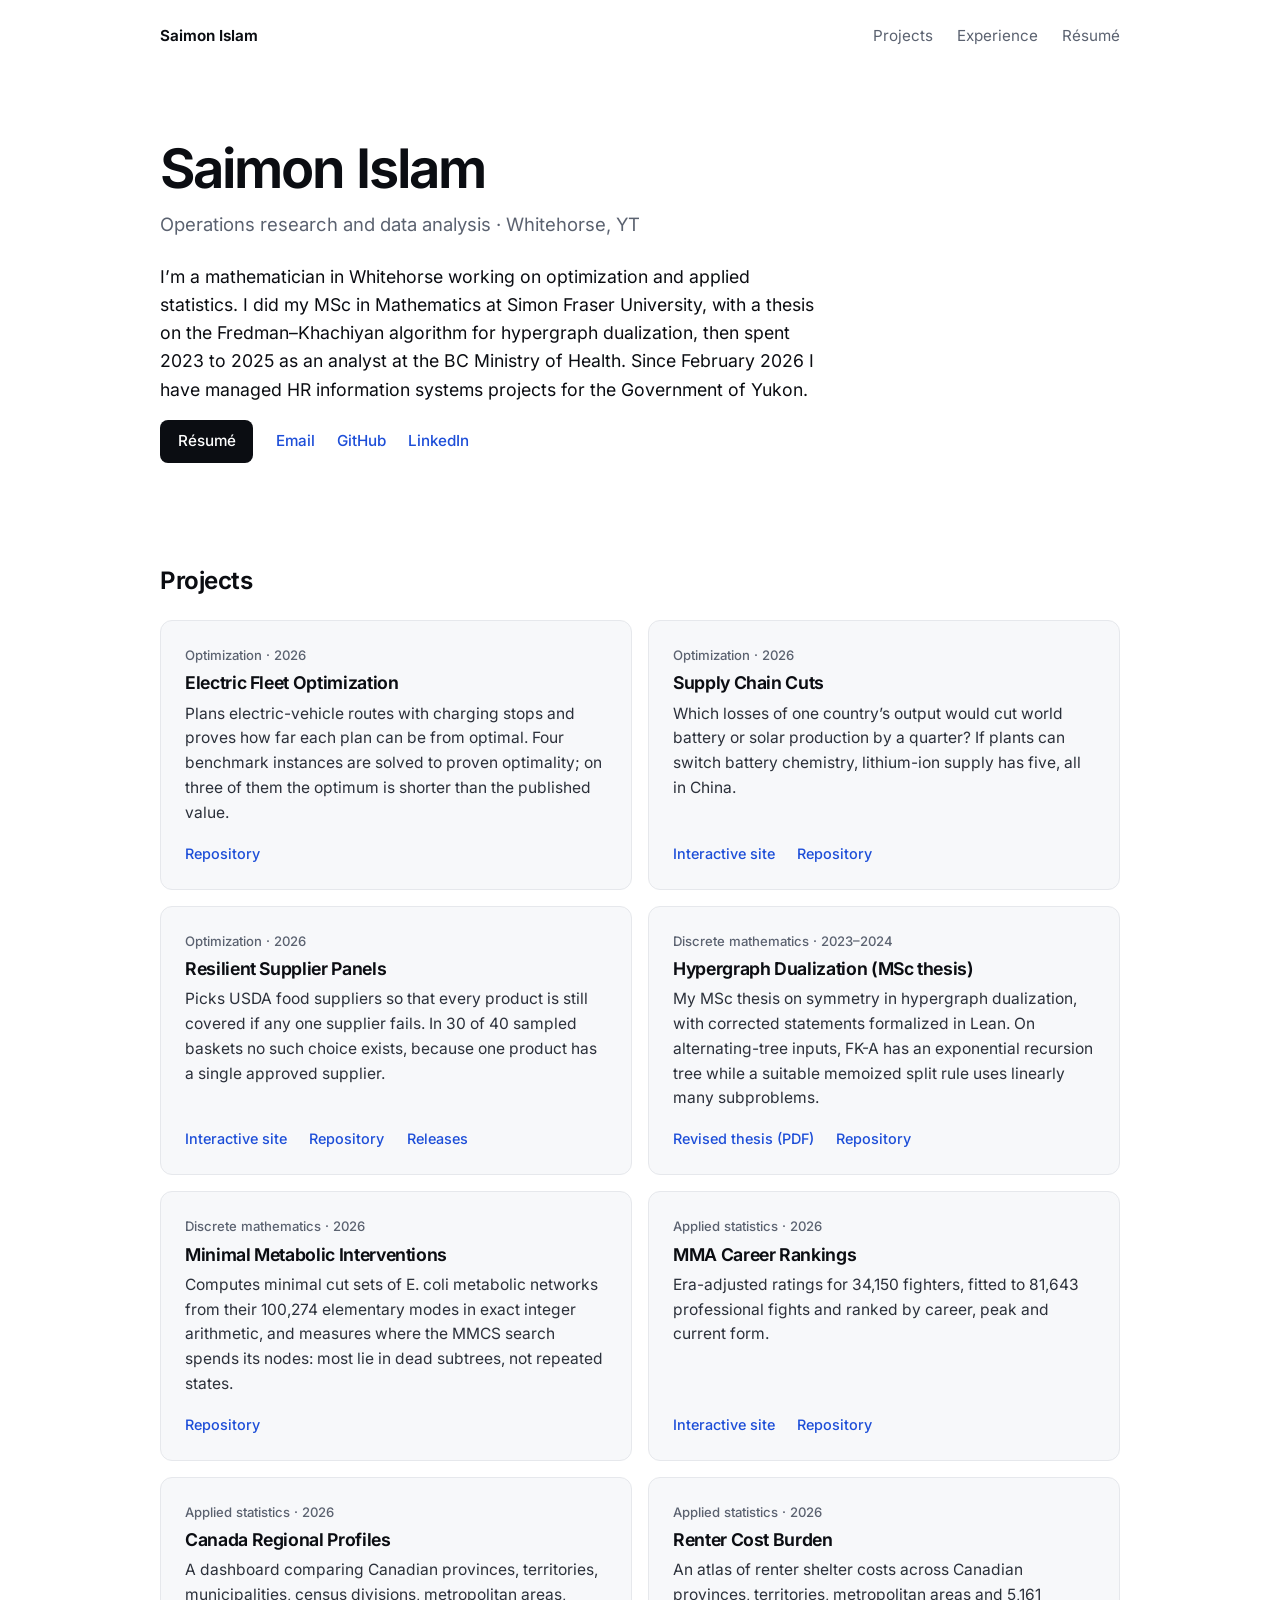
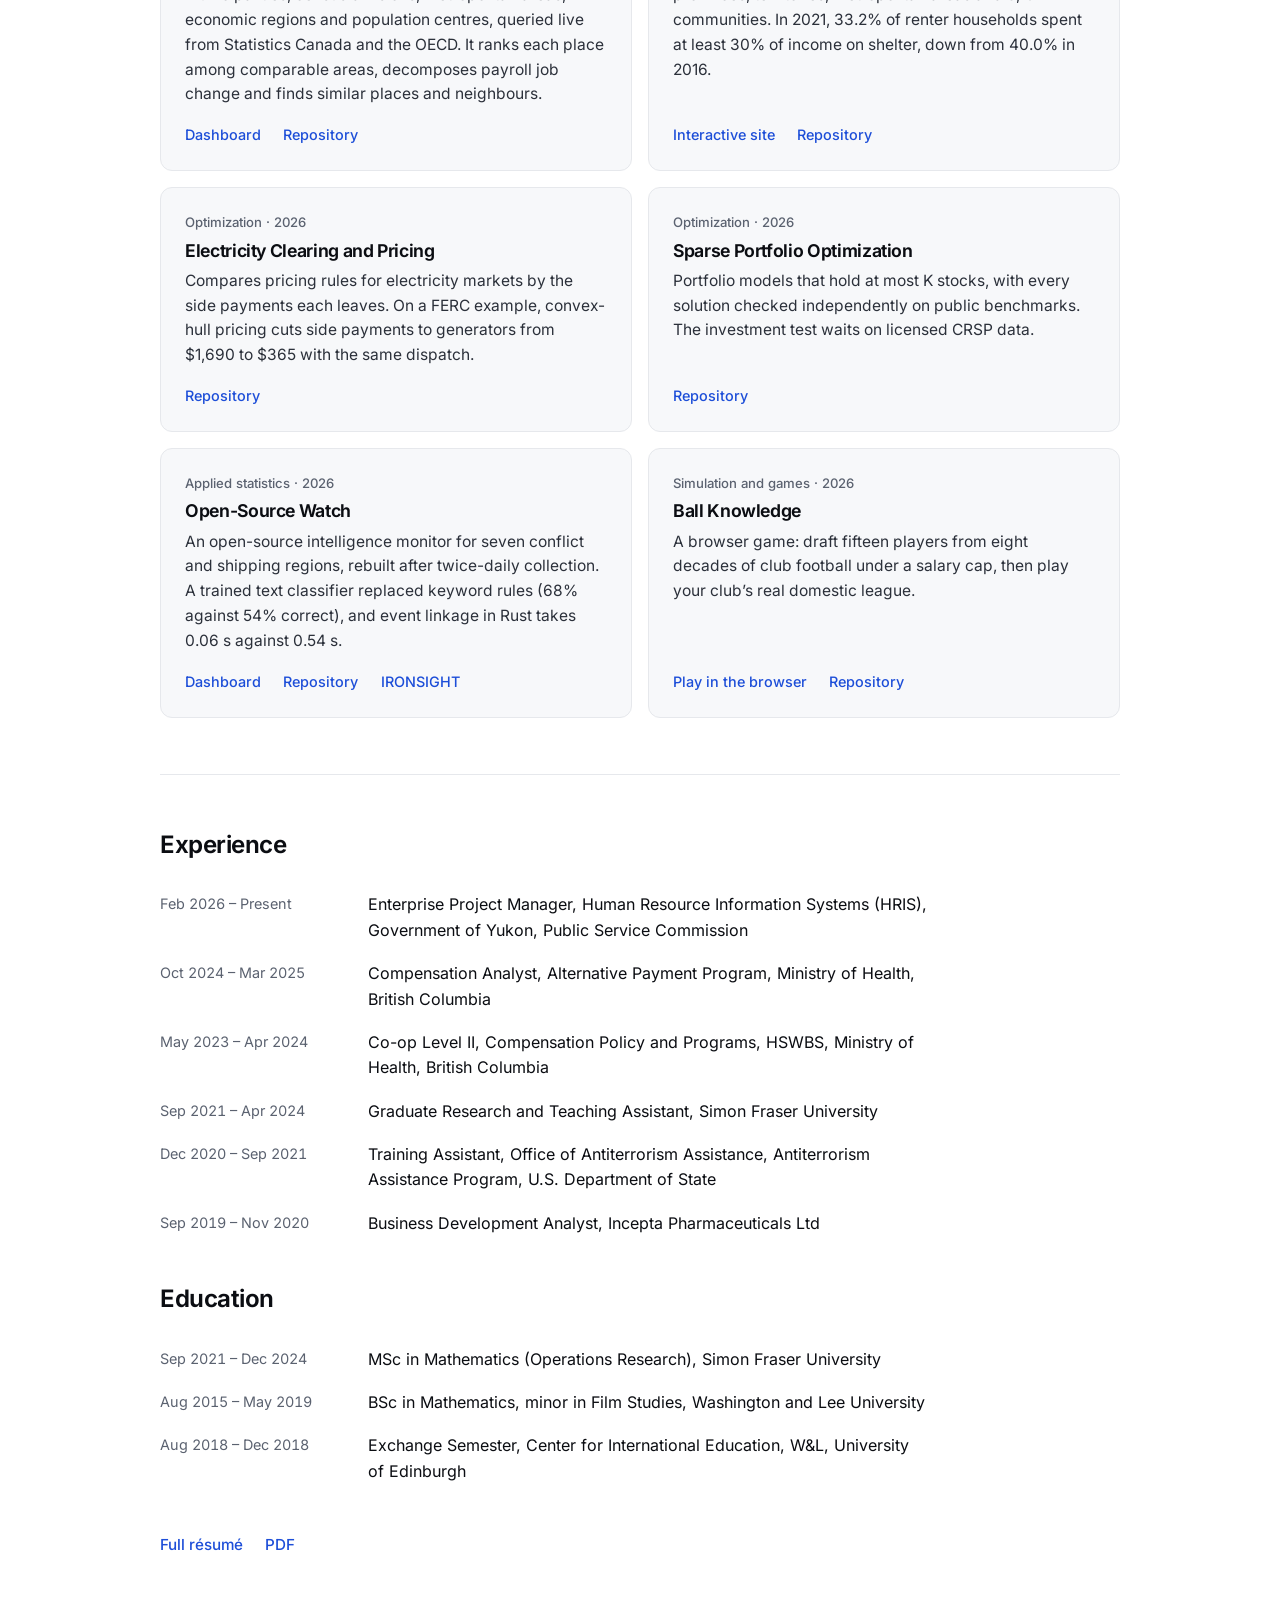
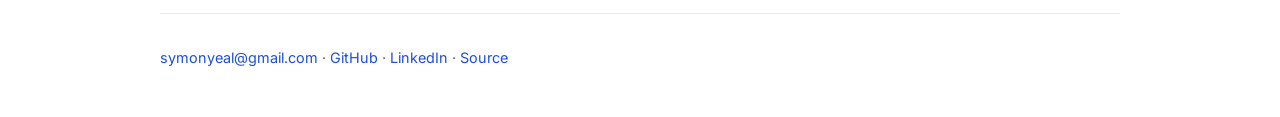
<file: site/index.html>
<!doctype html>
<html lang="en">
<head>
<meta charset="utf-8">
<meta name="viewport" content="width=device-width, initial-scale=1">
<title>Saimon Islam</title>
<meta name="description" content="Saimon Islam: operations research and data analysis, Whitehorse, YT. Projects, experience and résumé.">
<link rel="canonical" href="https://symonyeal.github.io/">
<meta property="og:type" content="website">
<meta property="og:title" content="Saimon Islam">
<meta property="og:description" content="Saimon Islam: operations research and data analysis, Whitehorse, YT. Projects, experience and résumé.">
<meta property="og:url" content="https://symonyeal.github.io/">
<meta property="og:image" content="https://symonyeal.github.io/og.png">
<meta property="og:image:width" content="1200">
<meta property="og:image:height" content="627">
<meta name="twitter:card" content="summary_large_image">
<link rel="icon" href="favicon.svg" type="image/svg+xml">
<link rel="preload" href="assets/fonts/inter.woff2" as="font" type="font/woff2" crossorigin>
<link rel="stylesheet" href="assets/style.css">
</head>
<body>
<a class="skip" href="#main">Skip to content</a>
<header class="top wrap">
<a class="brand" href="./">Saimon Islam</a>
<nav aria-label="Main"><a href="./#projects">Projects</a> <a href="./#experience">Experience</a> <a href="resume.html">Résumé</a></nav>
</header>
<main id="main" class="wrap">
<section class="intro" aria-labelledby="name">

<h1 id="name">Saimon Islam</h1>
<p class="role">Operations research and data analysis · Whitehorse, YT</p>

<p>I’m a mathematician in Whitehorse working on optimization and applied statistics. I did my MSc in Mathematics at Simon Fraser University, with a thesis on the Fredman–Khachiyan algorithm for hypergraph dualization, then spent 2023 to 2025 as an analyst at the BC Ministry of Health. Since February 2026 I have managed HR information systems projects for the Government of Yukon.</p>
<p class="links"><a href="resume.html" class="btn">Résumé</a><a href="mailto:symonyeal@gmail.com">Email</a><a href="https://github.com/symonyeal" rel="noopener">GitHub</a><a href="https://www.linkedin.com/in/saimon-islam-b9291292" rel="noopener">LinkedIn</a></p>
</section>

<section id="projects" aria-labelledby="projects-h">
<h2 id="projects-h">Projects</h2>
<ul class="grid"><li class="card" id="electric-fleet">
<p class="meta">Optimization · 2026</p>
<h3><a href="https://github.com/symonyeal/Electric-Fleet-Optimization" rel="noopener">Electric Fleet Optimization</a></h3>
<p>Plans electric-vehicle routes with charging stops and proves how far each plan can be from optimal. Four benchmark instances are solved to proven optimality; on three of them the optimum is shorter than the published value.</p>
<p class="links"><a href="https://github.com/symonyeal/Electric-Fleet-Optimization" rel="noopener">Repository</a></p>
</li><li class="card" id="supply-chain-cuts">
<p class="meta">Optimization · 2026</p>
<h3><a href="https://symonyeal.github.io/Supply-Chain-Cuts/" rel="noopener">Supply Chain Cuts</a></h3>
<p>Which losses of one country’s output would cut world battery or solar production by a quarter? If plants can switch battery chemistry, lithium-ion supply has five, all in China.</p>
<p class="links"><a href="https://symonyeal.github.io/Supply-Chain-Cuts/" rel="noopener">Interactive site</a><a href="https://github.com/symonyeal/Supply-Chain-Cuts" rel="noopener">Repository</a></p>
</li><li class="card" id="supplier-panels">
<p class="meta">Optimization · 2026</p>
<h3><a href="https://symonyeal.github.io/Resilient-Supplier-Panels/" rel="noopener">Resilient Supplier Panels</a></h3>
<p>Picks USDA food suppliers so that every product is still covered if any one supplier fails. In 30 of 40 sampled baskets no such choice exists, because one product has a single approved supplier.</p>
<p class="links"><a href="https://symonyeal.github.io/Resilient-Supplier-Panels/" rel="noopener">Interactive site</a><a href="https://github.com/symonyeal/Resilient-Supplier-Panels" rel="noopener">Repository</a><a href="https://github.com/symonyeal/Resilient-Supplier-Panels/releases" rel="noopener">Releases</a></p>
</li><li class="card" id="hypergraph-dualization">
<p class="meta">Discrete mathematics · 2023–2024</p>
<h3><a href="https://github.com/symonyeal/Hypergraph-Dualization/blob/main/thesis/revised/main.pdf" rel="noopener">Hypergraph Dualization (MSc thesis)</a></h3>
<p>My MSc thesis on symmetry in hypergraph dualization, with corrected statements formalized in Lean. On alternating-tree inputs, FK-A has an exponential recursion tree while a suitable memoized split rule uses linearly many subproblems.</p>
<p class="links"><a href="https://github.com/symonyeal/Hypergraph-Dualization/blob/main/thesis/revised/main.pdf" rel="noopener">Revised thesis (PDF)</a><a href="https://github.com/symonyeal/Hypergraph-Dualization" rel="noopener">Repository</a></p>
</li><li class="card" id="metabolic-cut-sets">
<p class="meta">Discrete mathematics · 2026</p>
<h3><a href="https://github.com/symonyeal/Minimal-Metabolic-Interventions" rel="noopener">Minimal Metabolic Interventions</a></h3>
<p>Computes minimal cut sets of E. coli metabolic networks from their 100,274 elementary modes in exact integer arithmetic, and measures where the MMCS search spends its nodes: most lie in dead subtrees, not repeated states.</p>
<p class="links"><a href="https://github.com/symonyeal/Minimal-Metabolic-Interventions" rel="noopener">Repository</a></p>
</li><li class="card" id="mma-rankings">
<p class="meta">Applied statistics · 2026</p>
<h3><a href="https://symonyeal.github.io/MMA-Career-Rankings/" rel="noopener">MMA Career Rankings</a></h3>
<p>Era-adjusted ratings for 34,150 fighters, fitted to 81,643 professional fights and ranked by career, peak and current form.</p>
<p class="links"><a href="https://symonyeal.github.io/MMA-Career-Rankings/" rel="noopener">Interactive site</a><a href="https://github.com/symonyeal/MMA-Career-Rankings" rel="noopener">Repository</a></p>
</li><li class="card" id="canada-regional-profiles">
<p class="meta">Applied statistics · 2026</p>
<h3><a href="https://symonyeal.github.io/Canada-Regional-Profiles/" rel="noopener">Canada Regional Profiles</a></h3>
<p>A dashboard comparing Canadian provinces, territories, municipalities, census divisions, metropolitan areas, economic regions and population centres, queried live from Statistics Canada and the OECD. It ranks each place among comparable areas, decomposes payroll job change and finds similar places and neighbours.</p>
<p class="links"><a href="https://symonyeal.github.io/Canada-Regional-Profiles/" rel="noopener">Dashboard</a><a href="https://github.com/symonyeal/Canada-Regional-Profiles" rel="noopener">Repository</a></p>
</li><li class="card" id="renter-cost-burden">
<p class="meta">Applied statistics · 2026</p>
<h3><a href="https://symonyeal.github.io/Renter-Cost-Burden/" rel="noopener">Renter Cost Burden</a></h3>
<p>An atlas of renter shelter costs across Canadian provinces, territories, metropolitan areas and 5,161 communities. In 2021, 33.2% of renter households spent at least 30% of income on shelter, down from 40.0% in 2016.</p>
<p class="links"><a href="https://symonyeal.github.io/Renter-Cost-Burden/" rel="noopener">Interactive site</a><a href="https://github.com/symonyeal/Renter-Cost-Burden" rel="noopener">Repository</a></p>
</li><li class="card" id="electricity-pricing">
<p class="meta">Optimization · 2026</p>
<h3><a href="https://github.com/symonyeal/Electricity-Clearing-and-Pricing" rel="noopener">Electricity Clearing and Pricing</a></h3>
<p>Compares pricing rules for electricity markets by the side payments each leaves. On a FERC example, convex-hull pricing cuts side payments to generators from $1,690 to $365 with the same dispatch.</p>
<p class="links"><a href="https://github.com/symonyeal/Electricity-Clearing-and-Pricing" rel="noopener">Repository</a></p>
</li><li class="card" id="sparse-portfolio">
<p class="meta">Optimization · 2026</p>
<h3><a href="https://github.com/symonyeal/Sparse-Portfolio-Optimization" rel="noopener">Sparse Portfolio Optimization</a></h3>
<p>Portfolio models that hold at most K stocks, with every solution checked independently on public benchmarks. The investment test waits on licensed CRSP data.</p>
<p class="links"><a href="https://github.com/symonyeal/Sparse-Portfolio-Optimization" rel="noopener">Repository</a></p>
</li><li class="card" id="open-source-watch">
<p class="meta">Applied statistics · 2026</p>
<h3><a href="https://symonyeal.github.io/Open-Source-Watch/" rel="noopener">Open-Source Watch</a></h3>
<p>An open-source intelligence monitor for seven conflict and shipping regions, rebuilt after twice-daily collection. A trained text classifier replaced keyword rules (68% against 54% correct), and event linkage in Rust takes 0.06 s against 0.54 s.</p>
<p class="links"><a href="https://symonyeal.github.io/Open-Source-Watch/" rel="noopener">Dashboard</a><a href="https://github.com/symonyeal/Open-Source-Watch" rel="noopener">Repository</a><a href="https://github.com/NoblerWorks-HQ/IRONSIGHT" rel="noopener">IRONSIGHT</a></p>
</li><li class="card" id="ball-knowledge">
<p class="meta">Simulation and games · 2026</p>
<h3><a href="https://symonyeal.github.io/Ball-Knowledge/" rel="noopener">Ball Knowledge</a></h3>
<p>A browser game: draft fifteen players from eight decades of club football under a salary cap, then play your club’s real domestic league.</p>
<p class="links"><a href="https://symonyeal.github.io/Ball-Knowledge/" rel="noopener">Play in the browser</a><a href="https://github.com/symonyeal/Ball-Knowledge" rel="noopener">Repository</a></p>
</li></ul>
</section>

<section id="experience" aria-labelledby="exp-h">
<h2 id="exp-h">Experience</h2>
<ul class="cvlist"><li><span class="when">Feb 2026 – Present</span><span>Enterprise Project Manager, Human Resource Information Systems (HRIS), Government of Yukon, Public Service Commission</span></li><li><span class="when">Oct 2024 – Mar 2025</span><span>Compensation Analyst, Alternative Payment Program, Ministry of Health, British Columbia</span></li><li><span class="when">May 2023 – Apr 2024</span><span>Co-op Level II, Compensation Policy and Programs, HSWBS, Ministry of Health, British Columbia</span></li><li><span class="when">Sep 2021 – Apr 2024</span><span>Graduate Research and Teaching Assistant, Simon Fraser University</span></li><li><span class="when">Dec 2020 – Sep 2021</span><span>Training Assistant, Office of Antiterrorism Assistance, Antiterrorism Assistance Program, U.S. Department of State</span></li><li><span class="when">Sep 2019 – Nov 2020</span><span>Business Development Analyst, Incepta Pharmaceuticals Ltd</span></li></ul>
<h2>Education</h2>
<ul class="cvlist"><li><span class="when">Sep 2021 – Dec 2024</span><span>MSc in Mathematics (Operations Research), Simon Fraser University</span></li><li><span class="when">Aug 2015 – May 2019</span><span>BSc in Mathematics, minor in Film Studies, Washington and Lee University</span></li><li><span class="when">Aug 2018 – Dec 2018</span><span>Exchange Semester, Center for International Education, W&amp;L, University of Edinburgh</span></li></ul>
<p class="links"><a href="resume.html">Full résumé</a><a href="Saimon-Islam-Resume.pdf">PDF</a></p>
</section>
</main>
<footer class="foot wrap">
<p><a href="mailto:symonyeal@gmail.com">symonyeal@gmail.com</a> · <a href="https://github.com/symonyeal" rel="noopener">GitHub</a> · <a href="https://www.linkedin.com/in/saimon-islam-b9291292" rel="noopener">LinkedIn</a> · <a href="https://github.com/symonyeal/symonyeal.github.io" rel="noopener">Source</a></p>
</footer>
</body>
</html>
</file>
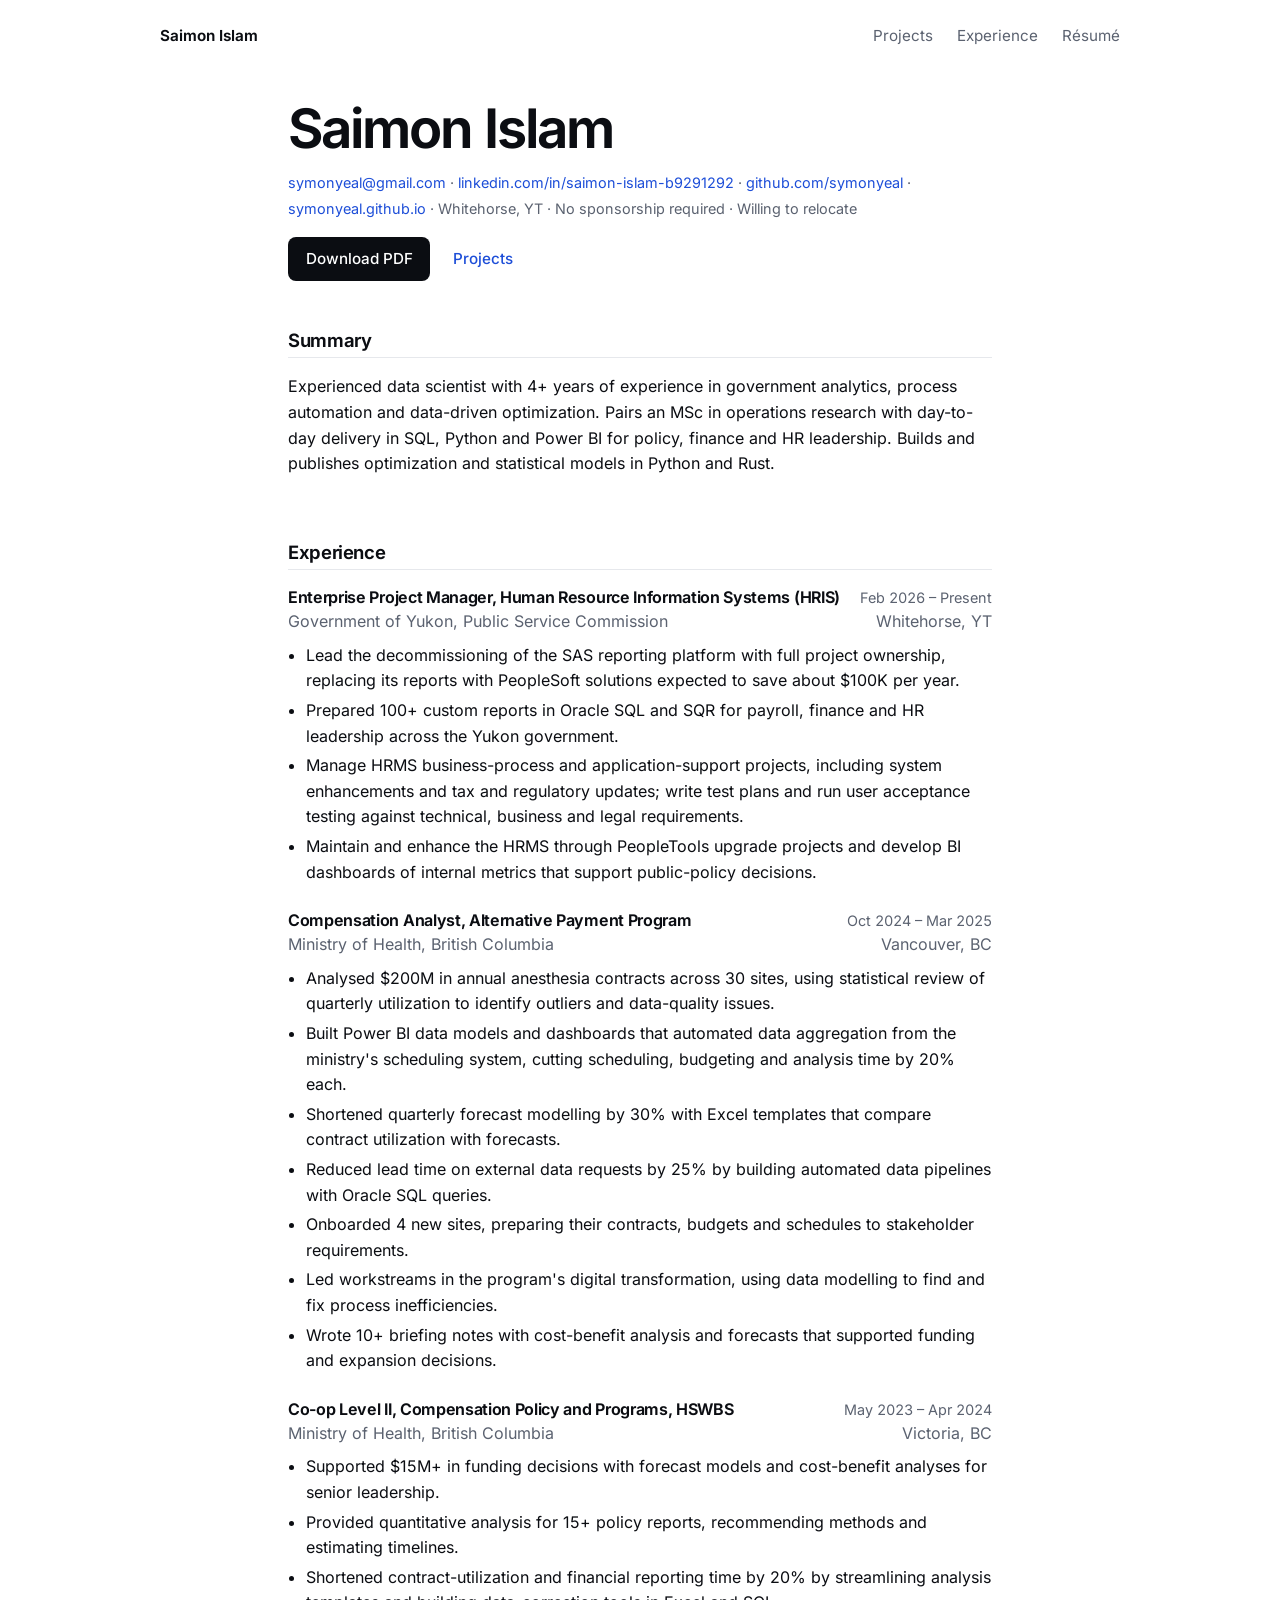
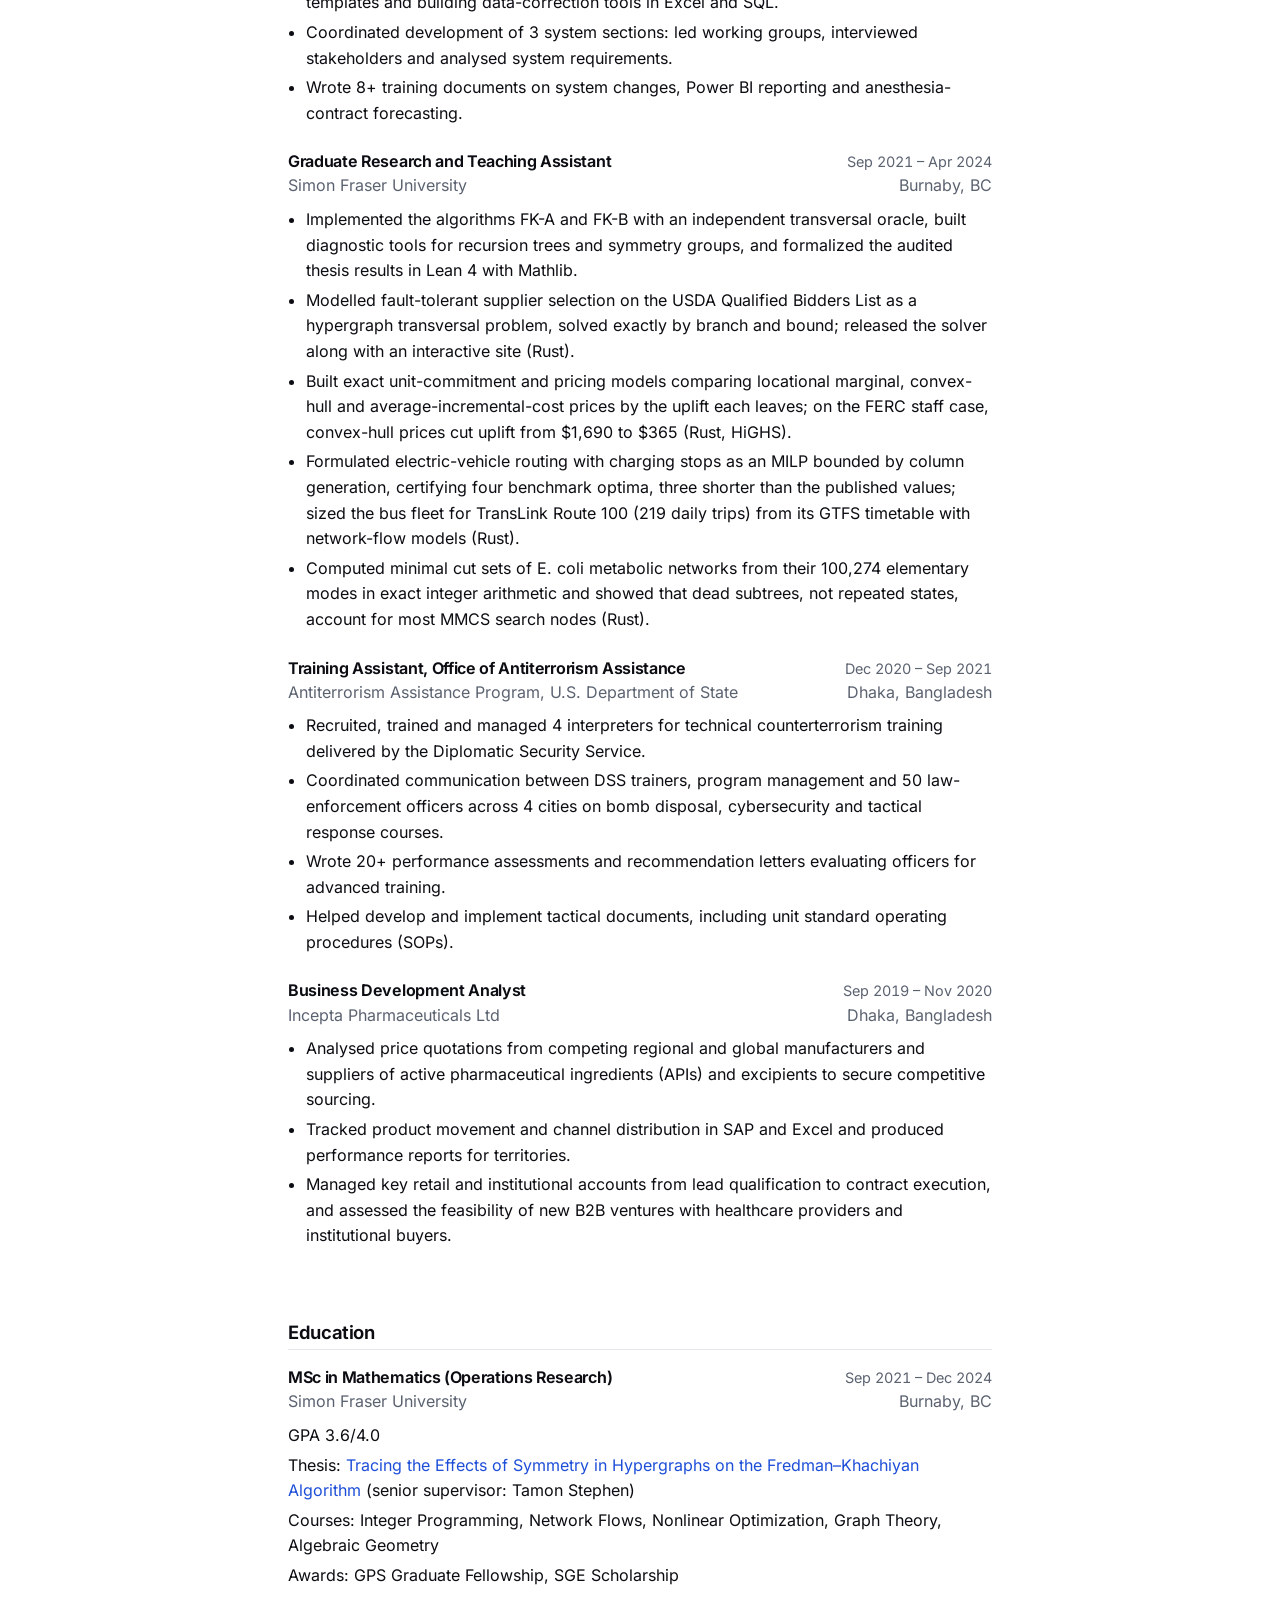
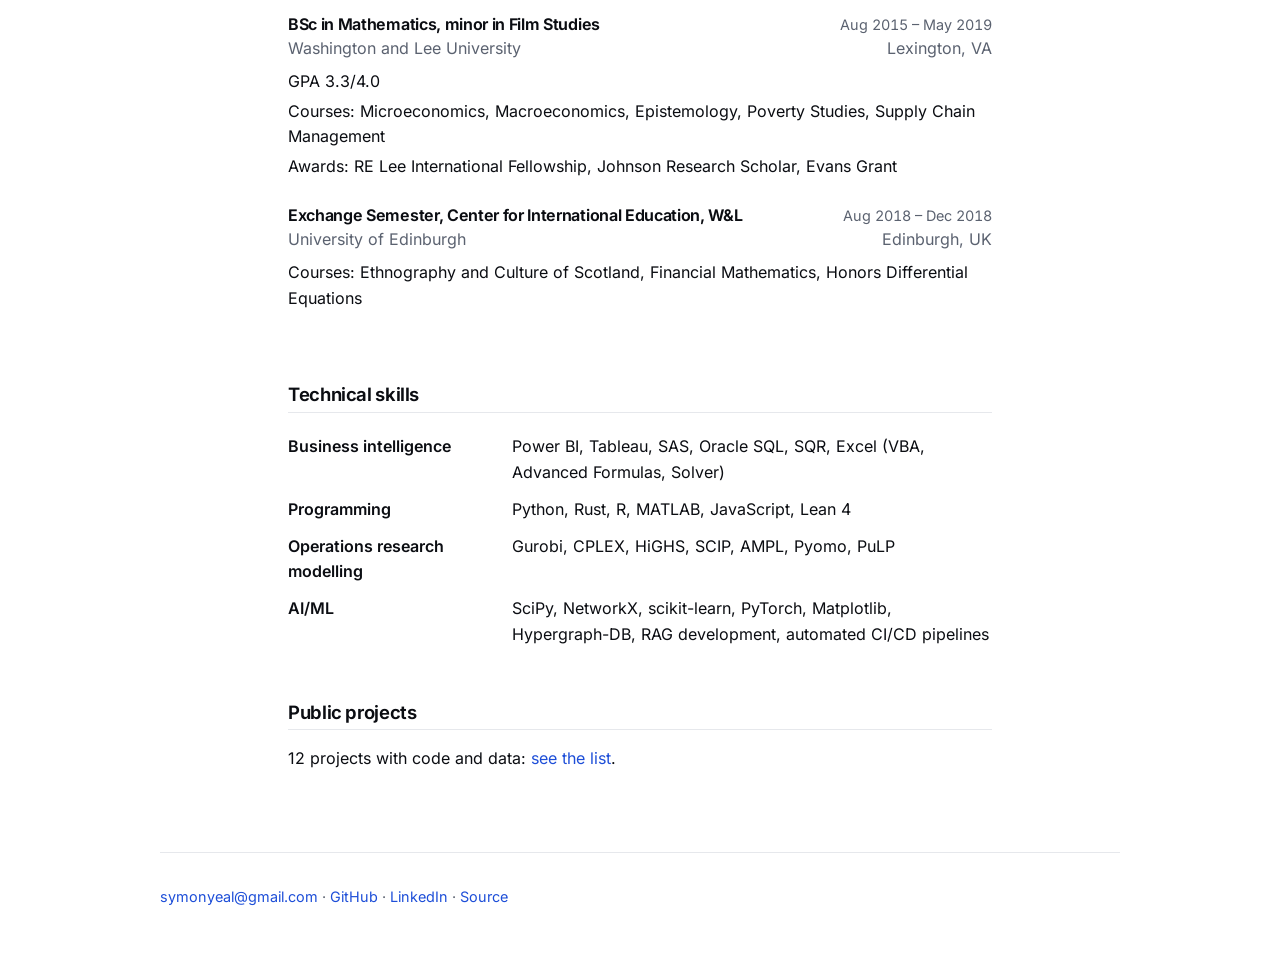
<file: site/resume.html>
<!doctype html>
<html lang="en">
<head>
<meta charset="utf-8">
<meta name="viewport" content="width=device-width, initial-scale=1">
<title>Résumé · Saimon Islam</title>
<meta name="description" content="Résumé of Saimon Islam: experience, education and skills.">
<link rel="canonical" href="https://symonyeal.github.io/resume.html">
<meta property="og:type" content="website">
<meta property="og:title" content="Résumé · Saimon Islam">
<meta property="og:description" content="Résumé of Saimon Islam: experience, education and skills.">
<meta property="og:url" content="https://symonyeal.github.io/resume.html">
<meta property="og:image" content="https://symonyeal.github.io/og.png">
<meta property="og:image:width" content="1200">
<meta property="og:image:height" content="627">
<meta name="twitter:card" content="summary_large_image">
<link rel="icon" href="favicon.svg" type="image/svg+xml">
<link rel="preload" href="assets/fonts/inter.woff2" as="font" type="font/woff2" crossorigin>
<link rel="stylesheet" href="assets/style.css">
</head>
<body>
<a class="skip" href="#main">Skip to content</a>
<header class="top wrap">
<a class="brand" href="./">Saimon Islam</a>
<nav aria-label="Main"><a href="./#projects">Projects</a> <a href="./#experience">Experience</a> <a href="resume.html">Résumé</a></nav>
</header>
<main id="main" class="cv wrap">
<div class="cv-head">
<h1>Saimon Islam</h1>
<p class="contactline"><a href="mailto:symonyeal@gmail.com">symonyeal@gmail.com</a> · <a href="https://www.linkedin.com/in/saimon-islam-b9291292" rel="noopener">linkedin.com/in/saimon-islam-b9291292</a> · <a href="https://github.com/symonyeal" rel="noopener">github.com/symonyeal</a> · <a href="https://symonyeal.github.io/" rel="noopener">symonyeal.github.io</a> · Whitehorse, YT · No sponsorship required · Willing to relocate</p>
<p class="links noprint"><a href="Saimon-Islam-Resume.pdf" class="btn">Download PDF</a><a href="./#projects">Projects</a></p>
</div>
<section aria-labelledby="sum-h"><h2 id="sum-h">Summary</h2><p>Experienced data scientist with 4+ years of experience in government analytics, process automation and data-driven optimization. Pairs an MSc in operations research with day-to-day delivery in SQL, Python and Power BI for policy, finance and HR leadership. Builds and publishes optimization and statistical models in Python and Rust.</p></section>
<section aria-labelledby="xp-h"><h2 id="xp-h">Experience</h2><article class="job"><div class="row"><h3>Enterprise Project Manager, Human Resource Information Systems (HRIS)</h3><span class="when">Feb 2026 – Present</span></div>
<div class="row sub"><span>Government of Yukon, Public Service Commission</span><span>Whitehorse, YT</span></div><ul><li>Lead the decommissioning of the SAS reporting platform with full project ownership, replacing its reports with PeopleSoft solutions expected to save about $100K per year.</li><li>Prepared 100+ custom reports in Oracle SQL and SQR for payroll, finance and HR leadership across the Yukon government.</li><li>Manage HRMS business-process and application-support projects, including system enhancements and tax and regulatory updates; write test plans and run user acceptance testing against technical, business and legal requirements.</li><li>Maintain and enhance the HRMS through PeopleTools upgrade projects and develop BI dashboards of internal metrics that support public-policy decisions.</li></ul></article><article class="job"><div class="row"><h3>Compensation Analyst, Alternative Payment Program</h3><span class="when">Oct 2024 – Mar 2025</span></div>
<div class="row sub"><span>Ministry of Health, British Columbia</span><span>Vancouver, BC</span></div><ul><li>Analysed $200M in annual anesthesia contracts across 30 sites, using statistical review of quarterly utilization to identify outliers and data-quality issues.</li><li>Built Power BI data models and dashboards that automated data aggregation from the ministry&#x27;s scheduling system, cutting scheduling, budgeting and analysis time by 20% each.</li><li>Shortened quarterly forecast modelling by 30% with Excel templates that compare contract utilization with forecasts.</li><li>Reduced lead time on external data requests by 25% by building automated data pipelines with Oracle SQL queries.</li><li>Onboarded 4 new sites, preparing their contracts, budgets and schedules to stakeholder requirements.</li><li>Led workstreams in the program&#x27;s digital transformation, using data modelling to find and fix process inefficiencies.</li><li>Wrote 10+ briefing notes with cost-benefit analysis and forecasts that supported funding and expansion decisions.</li></ul></article><article class="job"><div class="row"><h3>Co-op Level II, Compensation Policy and Programs, HSWBS</h3><span class="when">May 2023 – Apr 2024</span></div>
<div class="row sub"><span>Ministry of Health, British Columbia</span><span>Victoria, BC</span></div><ul><li>Supported $15M+ in funding decisions with forecast models and cost-benefit analyses for senior leadership.</li><li>Provided quantitative analysis for 15+ policy reports, recommending methods and estimating timelines.</li><li>Shortened contract-utilization and financial reporting time by 20% by streamlining analysis templates and building data-correction tools in Excel and SQL.</li><li>Coordinated development of 3 system sections: led working groups, interviewed stakeholders and analysed system requirements.</li><li>Wrote 8+ training documents on system changes, Power BI reporting and anesthesia-contract forecasting.</li></ul></article><article class="job"><div class="row"><h3>Graduate Research and Teaching Assistant</h3><span class="when">Sep 2021 – Apr 2024</span></div>
<div class="row sub"><span>Simon Fraser University</span><span>Burnaby, BC</span></div><ul><li>Implemented the algorithms FK-A and FK-B with an independent transversal oracle, built diagnostic tools for recursion trees and symmetry groups, and formalized the audited thesis results in Lean 4 with Mathlib.</li><li>Modelled fault-tolerant supplier selection on the USDA Qualified Bidders List as a hypergraph transversal problem, solved exactly by branch and bound; released the solver along with an interactive site (Rust).</li><li>Built exact unit-commitment and pricing models comparing locational marginal, convex-hull and average-incremental-cost prices by the uplift each leaves; on the FERC staff case, convex-hull prices cut uplift from $1,690 to $365 (Rust, HiGHS).</li><li>Formulated electric-vehicle routing with charging stops as an MILP bounded by column generation, certifying four benchmark optima, three shorter than the published values; sized the bus fleet for TransLink Route 100 (219 daily trips) from its GTFS timetable with network-flow models (Rust).</li><li>Computed minimal cut sets of E. coli metabolic networks from their 100,274 elementary modes in exact integer arithmetic and showed that dead subtrees, not repeated states, account for most MMCS search nodes (Rust).</li></ul></article><article class="job"><div class="row"><h3>Training Assistant, Office of Antiterrorism Assistance</h3><span class="when">Dec 2020 – Sep 2021</span></div>
<div class="row sub"><span>Antiterrorism Assistance Program, U.S. Department of State</span><span>Dhaka, Bangladesh</span></div><ul><li>Recruited, trained and managed 4 interpreters for technical counterterrorism training delivered by the Diplomatic Security Service.</li><li>Coordinated communication between DSS trainers, program management and 50 law-enforcement officers across 4 cities on bomb disposal, cybersecurity and tactical response courses.</li><li>Wrote 20+ performance assessments and recommendation letters evaluating officers for advanced training.</li><li>Helped develop and implement tactical documents, including unit standard operating procedures (SOPs).</li></ul></article><article class="job"><div class="row"><h3>Business Development Analyst</h3><span class="when">Sep 2019 – Nov 2020</span></div>
<div class="row sub"><span>Incepta Pharmaceuticals Ltd</span><span>Dhaka, Bangladesh</span></div><ul><li>Analysed price quotations from competing regional and global manufacturers and suppliers of active pharmaceutical ingredients (APIs) and excipients to secure competitive sourcing.</li><li>Tracked product movement and channel distribution in SAP and Excel and produced performance reports for territories.</li><li>Managed key retail and institutional accounts from lead qualification to contract execution, and assessed the feasibility of new B2B ventures with healthcare providers and institutional buyers.</li></ul></article></section>
<section aria-labelledby="ed-h"><h2 id="ed-h">Education</h2><article class="job"><div class="row"><h3>MSc in Mathematics (Operations Research)</h3><span class="when">Sep 2021 – Dec 2024</span></div>
<div class="row sub"><span>Simon Fraser University</span><span>Burnaby, BC</span></div><ul class="plain"><li>GPA 3.6/4.0</li><li>Thesis: <a href="https://github.com/symonyeal/Hypergraph-Dualization/blob/main/thesis/2024/deposited.pdf" rel="noopener">Tracing the Effects of Symmetry in Hypergraphs on the Fredman–Khachiyan Algorithm</a> (senior supervisor: Tamon Stephen)</li><li>Courses: Integer Programming, Network Flows, Nonlinear Optimization, Graph Theory, Algebraic Geometry</li><li>Awards: GPS Graduate Fellowship, SGE Scholarship</li></ul></article><article class="job"><div class="row"><h3>BSc in Mathematics, minor in Film Studies</h3><span class="when">Aug 2015 – May 2019</span></div>
<div class="row sub"><span>Washington and Lee University</span><span>Lexington, VA</span></div><ul class="plain"><li>GPA 3.3/4.0</li><li>Courses: Microeconomics, Macroeconomics, Epistemology, Poverty Studies, Supply Chain Management</li><li>Awards: RE Lee International Fellowship, Johnson Research Scholar, Evans Grant</li></ul></article><article class="job"><div class="row"><h3>Exchange Semester, Center for International Education, W&amp;L</h3><span class="when">Aug 2018 – Dec 2018</span></div>
<div class="row sub"><span>University of Edinburgh</span><span>Edinburgh, UK</span></div><ul class="plain"><li>Courses: Ethnography and Culture of Scotland, Financial Mathematics, Honors Differential Equations</li></ul></article></section>
<section aria-labelledby="sk-h"><h2 id="sk-h">Technical skills</h2><dl class="skills"><div><dt>Business intelligence</dt><dd>Power BI, Tableau, SAS, Oracle SQL, SQR, Excel (VBA, Advanced Formulas, Solver)</dd></div><div><dt>Programming</dt><dd>Python, Rust, R, MATLAB, JavaScript, Lean 4</dd></div><div><dt>Operations research modelling</dt><dd>Gurobi, CPLEX, HiGHS, SCIP, AMPL, Pyomo, PuLP</dd></div><div><dt>AI/ML</dt><dd>SciPy, NetworkX, scikit-learn, PyTorch, Matplotlib, Hypergraph-DB, RAG development, automated CI/CD pipelines</dd></div></dl></section>
<section class="noprint" aria-labelledby="pj-h"><h2 id="pj-h">Public projects</h2>
<p>12 projects with code and data: <a href="./#projects">see the list</a>.</p></section>
</main>
<footer class="foot wrap">
<p><a href="mailto:symonyeal@gmail.com">symonyeal@gmail.com</a> · <a href="https://github.com/symonyeal" rel="noopener">GitHub</a> · <a href="https://www.linkedin.com/in/saimon-islam-b9291292" rel="noopener">LinkedIn</a> · <a href="https://github.com/symonyeal/symonyeal.github.io" rel="noopener">Source</a></p>
</footer>
</body>
</html>
</file>
<file: site/assets/style.css>
@font-face { font-family: "Inter"; font-style: normal; font-weight: 100 900; font-display: swap;
  src: url(fonts/inter.woff2) format("woff2"); }

:root {
  --bg: #ffffff; --ink: #0b0d12; --muted: #5b6270; --rule: #e6e8ec; --card: #f7f8fa; --accent: #1d4ed8; --opt: #1d4ed8;
  --sans: "Inter", system-ui, -apple-system, "Segoe UI", Roboto, Arial, sans-serif;
}

*, *::before, *::after { box-sizing: border-box; }
html { -webkit-text-size-adjust: 100%; scroll-padding-top: 1rem; }
body { margin: 0; background: var(--bg); color: var(--ink); font: 400 1rem/1.6 var(--sans);
  font-feature-settings: "cv11", "ss01"; -webkit-font-smoothing: antialiased; }
a { color: var(--accent); text-decoration: none; }
a:hover { text-decoration: underline; text-underline-offset: .2em; }
:focus-visible { outline: 2px solid var(--accent); outline-offset: 2px; border-radius: 4px; }
h1, h2, h3 { font-weight: 650; letter-spacing: -.02em; line-height: 1.2; }
h1 { font-size: clamp(2.4rem, 6vw, 3.4rem); letter-spacing: -.035em; margin: 0 0 .5rem; }
h2 { font-size: 1.5rem; margin: 0 0 1.5rem; }
h3 { font-size: 1.1rem; margin: 0 0 .5rem; }
p { margin: 0 0 1rem; }

.wrap { max-width: 64rem; margin: 0 auto; padding-inline: 1rem; }
@media (min-width: 40rem) { .wrap { padding-inline: 2rem; } }
.skip { position: absolute; left: -999px; top: 0; background: var(--bg); padding: .5rem 1rem; }
.skip:focus { left: 1rem; }

.top { display: flex; flex-wrap: wrap; justify-content: space-between; align-items: center; gap: .5rem 2rem; padding-block: 1.5rem; font-size: .95rem; }
.brand { color: var(--ink); font-weight: 650; }
.top nav { display: flex; gap: 1.5rem; }
.top nav a { color: var(--muted); }
.top nav a:hover { color: var(--ink); text-decoration: none; }

section { padding-block: 3.5rem; }
.intro { padding-block: 4rem 3rem; max-width: 42rem; }
.role { font-size: 1.15rem; color: var(--muted); margin-bottom: 1.5rem; }
.status { color: var(--muted); }
.intro p:not(.role):not(.links) { font-size: 1.1rem; }
.photo { width: 7rem; height: 7rem; object-fit: cover; border-radius: 50%; margin-bottom: 1.5rem; }
.links { display: flex; flex-wrap: wrap; align-items: center; gap: .5rem 1.4rem; font-size: .95rem; font-weight: 500; margin: 0; }
.btn { background: var(--ink); color: #fff; padding: .6rem 1.1rem; border-radius: 8px; }
.btn:hover { text-decoration: none; background: #2a2f3a; }

/* projects */
.grid { list-style: none; margin: 0; padding: 0; display: grid; gap: 1rem; }
@media (min-width: 44rem) { .grid { grid-template-columns: 1fr 1fr; } }
.card { display: flex; flex-direction: column; background: var(--card); border: 1px solid var(--rule); border-radius: 12px; padding: 1.5rem; }
.card h3 a { color: var(--ink); }
.card > p:not(.meta):not(.links) { color: #2b303a; font-size: .97rem; }
.card .links { margin-top: auto; font-size: .9rem; }
.meta { color: var(--muted); font-size: .82rem; font-weight: 500; margin: 0 0 .4rem; }

/* experience */
#experience { border-top: 1px solid var(--rule); }
.cvlist { list-style: none; padding: 0; margin: 0 0 2.5rem; max-width: 48rem; }
.cvlist li { display: grid; gap: 0 2rem; padding: .55rem 0; }
@media (min-width: 40rem) { .cvlist li { grid-template-columns: 11rem 1fr; } }
.when { color: var(--muted); font-size: .9rem; font-variant-numeric: tabular-nums; white-space: nowrap; }

.foot { padding-block: 0 3rem; color: var(--muted); font-size: .9rem; }
.foot p { margin: 0; padding-top: 2rem; border-top: 1px solid var(--rule); }

/* résumé */
.cv { max-width: 48rem; padding-block: 1.5rem 3rem; }
.contactline { font-size: .9rem; color: var(--muted); line-height: 1.8; }
.cv .links { margin-bottom: 1rem; }
.cv section { padding-block: 1rem; }
.cv h2 { font-size: 1.15rem; padding-bottom: .4rem; border-bottom: 1px solid var(--rule); margin: 1rem 0 1rem; }
.job { margin-bottom: 1.5rem; }
.row { display: flex; flex-wrap: wrap; justify-content: space-between; gap: 0 1rem; align-items: baseline; }
.row h3 { font-size: 1rem; margin: 0; }
.sub { color: var(--muted); }
.note { color: var(--muted); font-size: .9rem; margin: .3rem 0; }
.job ul { margin: .5rem 0 0; padding-left: 1.1rem; }
.job li + li { margin-top: .25rem; }
.job ul.plain { list-style: none; padding: 0; }
.skills { margin: 0; }
.skills div { display: grid; gap: 0 1rem; padding: .35rem 0; }
@media (min-width: 40rem) { .skills div { grid-template-columns: 13rem 1fr; } }
.skills dt { font-weight: 600; }
.skills dd { margin: 0; }

@media print {
  :root { --ink: #000; --muted: #333; --opt: #1d3f8a; --rule: #bbb; }
  @page { size: Letter; }
  body { font-size: 8.9pt; line-height: 1.38; }
  .top, .foot, .skip, .noprint { display: none !important; }
  .wrap.cv { max-width: none; padding: 0; }
  .cv h1 { font-size: 19pt; margin: 0 0 2pt; }
  .contactline { font-size: 8.4pt; margin-bottom: 4pt; }
  .contactline a, .cv a { color: inherit; }
  .cv section { padding-block: 5pt 0; }
  .cv h2 { font-size: 9.4pt; letter-spacing: .06em; text-transform: uppercase; color: var(--opt);
    border-bottom: 1px solid var(--opt); margin: 0 0 5pt; padding-bottom: 2pt; }
  .row h3 { font-size: 9.6pt; }
  .job { margin-bottom: 7pt; }
  .job li, .skills div { break-inside: avoid; }
  .cv h2, .row, .sub { break-after: avoid; }
  .job ul { margin-top: 2pt; }
  .job li + li { margin-top: 1pt; }
  .note { font-size: 8.2pt; margin: 2pt 0 0; }
  .skills div { grid-template-columns: 11.5rem 1fr; padding: 1pt 0; }
}
</file>
